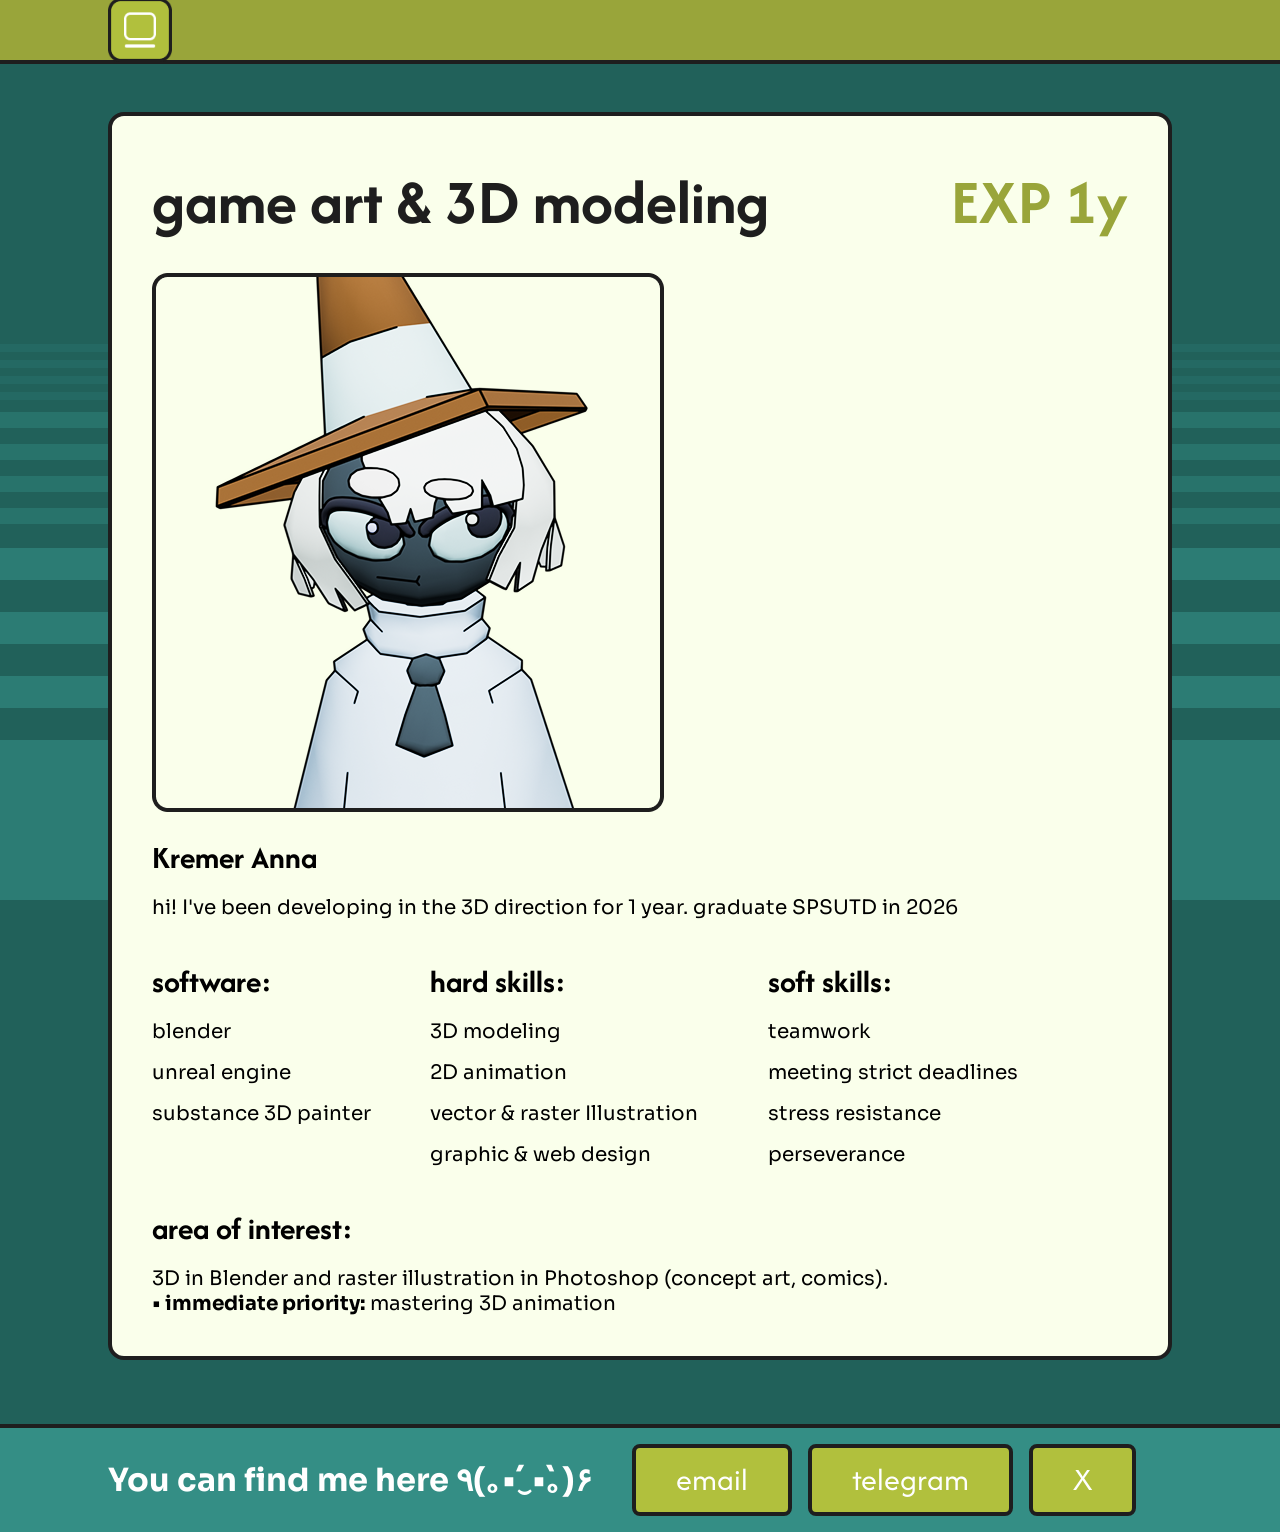
<file: about_me.html>
<!DOCTYPE html>
<html lang="ru">
<head>
    <meta charset="UTF-8">
    <meta name="viewport" content="width=device-width, initial-scale=1.0, user-scalable=no">
    <title>Портфолио | Anna Kremer - Обо мне</title>
    <!-- Подключаем шрифты -->
    <link href="https://fonts.googleapis.com/css2?family=Afacad:wght@400;700&family=Sora:wght@400;600;700&display=swap" rel="stylesheet">
    <link rel="stylesheet" href="css/about_me.css">
</head>
<body>
    <div class="site-wrapper">
        <header class="header">
            <button class="menu-button" aria-label="Меню"></button>
        </header>

        <main class="main-content">
            <!-- Блок "обо мне" -->
            <div class="about-block">
                <div class="about-block__inner">
                    <div class="about-block__row">
                        <h2 class="about-block__title about-block__title--left">game art & 3D modeling</h2>
                        <h2 class="about-block__title about-block__title--right">EXP 1y</h2>
                    </div>
                    <div class="about-block_2">
                        <div class="ava"></div>
                        <div class="about-block_text">
                            <div class="about-block_text1">
                                <div class="about-block_text_title">Kremer Anna</div>
                                <div class="about-block_text_text1">hi! I've been developing in the 3D direction for 1 year. graduate SPSUTD in 2026</div>
                            </div>
                            <div class="about-block_text2">
                                <div class="about-block_text21">
                                    <div class="about-block_text_title">software:</div>
                                    <div class="about-block_text_text">
                                        <div>blender</div>
                                        <div>unreal engine</div>
                                        <div>substance 3D painter</div>
                                    </div>
                                </div>
                                <div class="about-block_text22">
                                    <div class="about-block_text_title">hard skills:</div>
                                    <div class="about-block_text_text">
                                        <div>3D modeling</div>
                                        <div>2D animation</div>
                                        <div>vector & raster Illustration</div>
                                        <div>graphic & web design</div>
                                    </div>
                                </div>
                                <div class="about-block_text22">
                                    <div class="about-block_text_title">soft skills:</div>
                                    <div class="about-block_text_text">
                                        <div>teamwork</div>
                                        <div>meeting strict deadlines</div>
                                        <div>stress resistance</div>
                                        <div>perseverance</div>
                                    </div>
                                </div>
                            </div>
                            <div class="about-block_text1">
                                <div class="about-block_text_title">area of ​​interest:</div>
                                <div class="about-block_text_text1">3D in Blender and raster illustration in Photoshop (concept art, comics).<br>
                                    <b>• immediate priority:</b> mastering 3D animation</div>
                            </div>
                        </div>
                    </div>
                    


                </div>
            </div>
        </main>
    </div>

    <!-- Модальное окно (меню) -->
    <div class="modal-overlay" id="menuModal">
        <div class="modal-window">
            <div class="modal-header">
                <h2 class="modal-title">menu</h2>
                <button class="modal-close" aria-label="Закрыть меню"></button>
            </div>
            <div class="modal-nav">
                <a href="index.html" class="modal-nav__item">menu</a>
                <a href="about_me.html" class="modal-nav__item">about me</a>
                <a href="projects.html" class="modal-nav__item">projects</a>
                <a href="contacts.html" class="modal-nav__item">contacts</a>
            </div>
        </div>
    </div>

    <footer class="footer">
        <div class="footer__container">
            <div class="footer__text">You can find me here ٩(｡•́‿•̀｡)۶</div>
            <div class="footer__buttons">
                <a href="mailto:kremeranna625@gmail.com" class="footer__button">email</a>
                <a href="https://web.telegram.org/" target="_blank" rel="noopener noreferrer" class="footer__button">telegram</a>
                <a href="https://x.com/?lang=ru" target="_blank" rel="noopener noreferrer" class="footer__button">X</a>
            </div>
        </div>
    </footer>

    <script src="js/about_me.js"></script>
</body>
</html>
</file>
<file: css/about_me.css>
/* ---------- RESET ---------- */
* {
    margin: 0;
    padding: 0;
    box-sizing: border-box;
}

/* ---------- ОБЩИЙ ФОН ---------- */
body {
    font-family: 'Sora', sans-serif; /* базовый шрифт для всего текста, если не указан иначе */
    background-color: #21615A;
    /* Фон: цвет + изображение на весь экран, без повторений, покрывает всю область */
    background-image: url('../images/background_poloski1.png');
    background-repeat: no-repeat;
    background-position: bottom;
    background-attachment: fixed; /* чтобы фон не прокручивался вместе с контентом */
    min-height: 100vh;
}

/* ---------- ОСНОВНАЯ СЕТКА ---------- */
.site-wrapper {
    max-width: 1920px;
    margin: 0 auto;
    padding-left: 108px;
    padding-right: 108px; /* отступ для всего контента, кроме хедера */
}

/* ---------- ХЕДЕР ---------- */
.header {
    height: 64px;
    background-color: #99A53A;
    border-bottom: 4px solid #1E1E1E;
    display: flex;
    align-items: center;
    padding-left: 108px;
    padding-right: 108px;
    margin-left: -108px;
    margin-right: -108px;
    width: calc(100% + 216px);
}

/* Кнопка-меню */
.menu-button {
    width: 64px;
    height: 64px;
    background: url('../images/button_menu.png') center / contain no-repeat;
    border: none;
    cursor: pointer;
    transition: all 0.2s ease;
}

.menu-button:hover {
    background-image: url('../images/button_menu2.png');
}

.menu-button:active {
    background-image: url('../images/button_menu3.png');
}

/* ---------- МОДАЛЬНОЕ ОКНО (МЕНЮ) ---------- */
.modal-overlay {
    position: fixed;
    top: 0;
    left: 0;
    width: 100%;
    height: 100%;
    background-color: rgba(30, 30, 30, 0.4);
    display: flex;
    justify-content: center;
    align-items: center;
    z-index: 1000;
    opacity: 0;
    visibility: hidden;
    transition: opacity 0.3s ease, visibility 0.3s ease;
}

.modal-overlay.active {
    opacity: 1;
    visibility: visible;
}

.modal-window {
    width: 552px;
    height: 629px;
    background-color: #FAFFEB;
    border: 4px solid #1E1E1E;
    border-radius: 16px;
    display: flex;
    flex-direction: column;
    box-shadow: 0 10px 25px rgba(0, 0, 0, 0.1);
}

.modal-header {
    display: flex;
    justify-content: space-between;
    align-items: center;
    padding: 32px 40px 0 40px;
}

.modal-title {
    font-family: 'Afacad', sans-serif;
    font-size: 64px;
    color: #1E1E1E;
    margin: 0;
    line-height: 1;
}

.modal-close {
    width: 40px;
    height: 40px;
    background: url('../images/close1.png') center / contain no-repeat;
    border: none;
    cursor: pointer;
    transition: all 0.2s ease;
    flex-shrink: 0;
}

.modal-close:hover {
    background-image: url('../images/close2.png');
}

.modal-close:active {
    background-image: url('../images/close3.png');
}

/* Меню навигации */
.modal-nav {
    margin: 32px 0 0 40px; /* отступ от заголовка 32px, слева 40px */
    display: flex;
    flex-direction: column;
    gap: 24px;
    align-items: flex-start;
}

.modal-nav__item {
    display: inline-block; /* кнопки не растягиваются на всю ширину */
    padding: 24px 80px;
    background-color: #B1C03D;
    border: 4px solid #1E1E1E;
    border-radius: 8px;
    font-family: 'Sora', sans-serif;
    font-size: 32px;
    font-weight: bold;
    color: #FFFFFF;
    text-decoration: none;
    text-align: center;
    transition: background-color 0.2s ease;
}

.modal-nav__item:hover {
    background-color: #348E85;
}

.modal-nav__item:active {
    background-color: #21615A;
}






/* ---------- ФУТЕР ---------- */
.footer {
    background-color: #348E85;
    border-top: 4px solid #1E1E1E;
    margin-top: 64px; /* отступ от кнопок */
}

.footer__container {
    max-width: 1920px;
    margin: 0 auto;
    padding: 0 0 0 108px; /* левый отступ по сетке */
    height: 104px;
    display: flex;
    gap: 40px;
    flex-direction: row;
	align-items: flex-start;
    align-items: center;
    flex-wrap: wrap;
}

.footer__text {
    font-family: 'Sora', sans-serif;
    font-size: 32px;
    font-weight: bold;
    color: #FFFFFF;
}

.footer__buttons {
    display: flex;
    gap: 16px;
    flex-wrap: wrap;
}

.footer__button {
    display: inline-block;
    padding: 16px 40px;
    background-color: #B1C03D;
    border: 4px solid #1E1E1E;
    border-radius: 8px;
    font-family: 'Afacad', sans-serif;
    font-size: 32px;
    color: #FFFFFF;
    text-decoration: none;
    text-align: center;
    transition: background-color 0.2s ease;
    line-height: 1; /* для корректной высоты */
}

.footer__button:hover {
    background-color: #348E85;
}

.footer__button:active {
    background-color: #21615A;
}


/* ---------- ОСНОВНОЙ КОНТЕНТ ---------- */
.main-content {
    margin-top: 48px; /* отступ от хедера */
}

/* ---------- БЛОК "ОБО МНЕ" ---------- */
.about-block {
    background-color: #FAFFEB;
    border: 4px solid #1E1E1E;
    border-radius: 16px;
    min-height: 760px; /* высота блока 760px */
    display: flex;
    flex-direction: column;
    flex-wrap: wrap;
}

.about-block__inner {
    padding: 48px 40px 40px 40px; /* сверху 48px, по бокам 40px, снизу 40px */
    flex: 1;
    display: flex;
    flex-direction: column;
    flex-wrap: wrap;
}

.about-block__row {
    display: flex;
    justify-content: space-between;
    align-items: baseline;
    gap: 20px;
    flex-wrap: wrap;
}

.about-block__title {
    font-family: 'Afacad', sans-serif;
    font-size: 64px;
    font-weight: bold;
    margin: 0;
    line-height: 1.2;
}

.about-block__title--left {
    color: #1E1E1E;
}

.about-block__title--right {
    color: #99A53A;
}


.about-block_2 {
    margin-top: 32px;
    display: flex;
    flex-direction: row;
    flex-wrap: wrap;
    gap: 24px;
}
.ava {
    width: 512px;
    height: 539px;
    background: url('../images/ava.png') center / contain no-repeat;
}
.about-block_text {
    display: flex;
    flex-direction: column;
    gap: 40px;
    flex-wrap: wrap;
}
.about-block_text1 {
    display: flex;
    flex-direction: column;
    gap: 16px;
    flex-wrap: wrap;
}
.about-block_text_title {
    font-family: 'Afacad', sans-serif;
    font-size: 32px;
    font-weight: bold;
}
.about-block_text_text {
    font-family: 'Sora', sans-serif;
    font-size: 20px;
    display: flex;
    flex-direction: column;
    gap: 16px;
    flex-wrap: wrap;
}
.about-block_text2 {
    display: flex;
    flex-direction: row;
    gap: 32px;
    flex-wrap: wrap;
}
.about-block_text21 {
    display: flex;
    flex-direction: column;
    gap: 16px;
    width: 246px;
    flex-wrap: wrap;
}
.about-block_text22 {
    display: flex;
    flex-direction: column;
    gap: 16px;
    width: 306px;
    flex-wrap: wrap;
}
.about-block_text_text1 {
    font-family: 'Sora', sans-serif;
    font-size: 20px;
}
</file>
